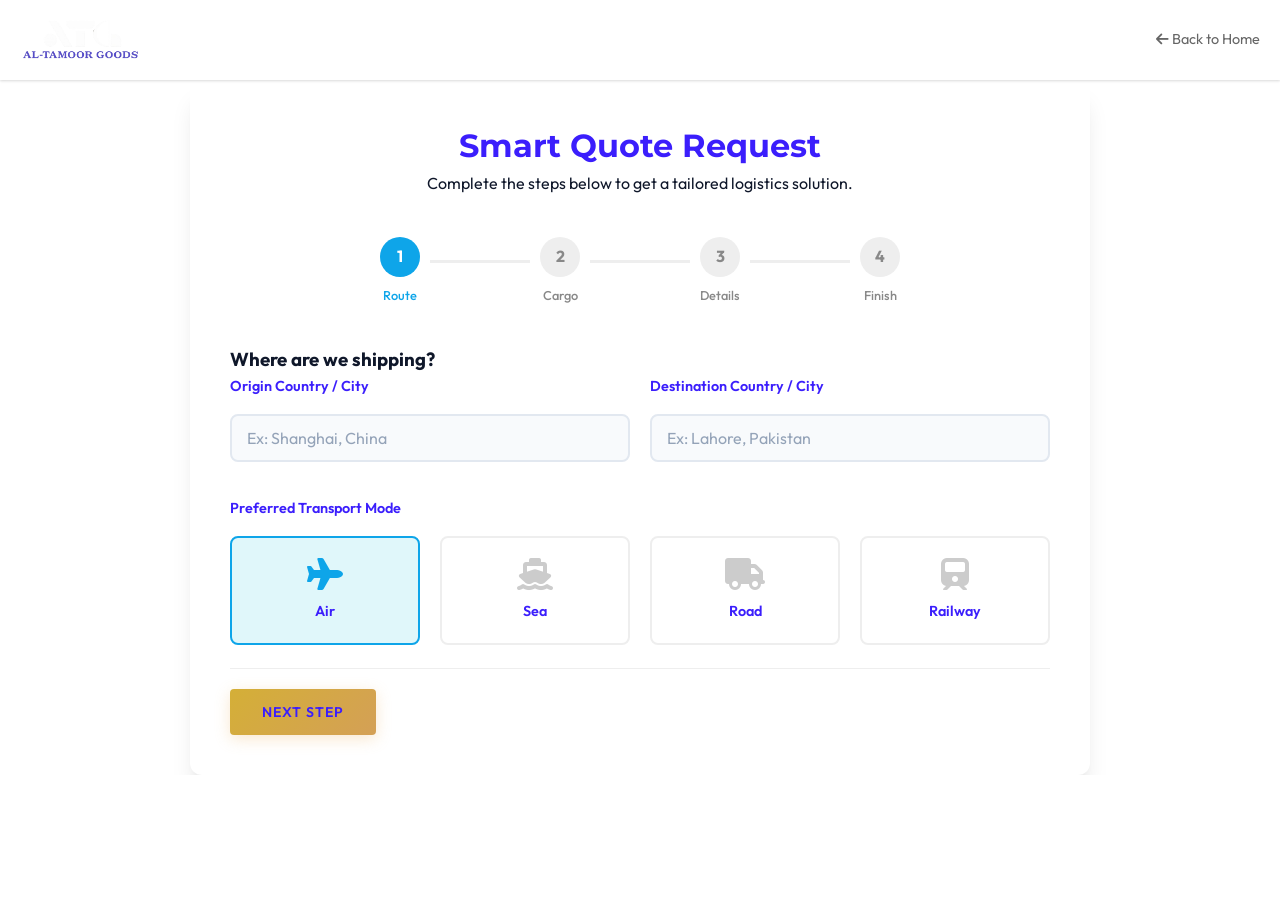
<file: quote.html>
<!DOCTYPE html>
<html lang="en">

<head>
    <meta charset="UTF-8">
    <meta name="viewport" content="width=device-width, initial-scale=1.0">
    <title>Request Quote | Al-Tamoor Goods</title>
    <!-- Fonts -->
    <link rel="preconnect" href="https://fonts.googleapis.com">
    <link rel="preconnect" href="https://fonts.gstatic.com" crossorigin>
    <link
        href="https://fonts.googleapis.com/css2?family=Montserrat:wght@400;600;700&family=Outfit:wght@300;400;500;600&display=swap"
        rel="stylesheet">
    <!-- Styles -->
    <link rel="stylesheet" href="styles.css">
    <!-- Font Awesome -->
    <link rel="stylesheet" href="https://cdnjs.cloudflare.com/ajax/libs/font-awesome/6.4.0/css/all.min.css">
    <!-- Favicon -->
    <link rel="icon" type="image/png" href="favicon.png">
</head>

<body class="quote-page-body">

    <header class="tool-header">
        <div class="container header-container">
            <a href="index.html" class="logo"><img src="logo.png" alt="Al-Tamoor Goods" style="height: 40px;"></a>
            <a href="index.html" class="back-link"><i class="fa-solid fa-arrow-left"></i> Back to Home</a>
        </div>
    </header>

    <div class="container section">
        <div class="wizard-container">
            <div class="wizard-header">
                <h1>Smart Quote Request</h1>
                <p>Complete the steps below to get a tailored logistics solution.</p>
            </div>

            <!-- Progress Bar -->
            <div class="wizard-progress">
                <div class="step-indicator active" data-step="1">
                    <span class="step-num">1</span>
                    <span class="step-label">Route</span>
                </div>
                <div class="step-line"></div>
                <div class="step-indicator" data-step="2">
                    <span class="step-num">2</span>
                    <span class="step-label">Cargo</span>
                </div>
                <div class="step-line"></div>
                <div class="step-indicator" data-step="3">
                    <span class="step-num">3</span>
                    <span class="step-label">Details</span>
                </div>
                <div class="step-line"></div>
                <div class="step-indicator" data-step="4">
                    <span class="step-num">4</span>
                    <span class="step-label">Finish</span>
                </div>
            </div>

            <!-- Wizard Form -->
            <form id="wizard-form">

                <!-- Step 1: Route -->
                <div class="wizard-step active" id="step-1">
                    <h3>Where are we shipping?</h3>
                    <div class="form-grid">
                        <div class="form-group">
                            <label>Origin Country / City</label>
                            <input type="text" name="origin" placeholder="Ex: Shanghai, China">
                        </div>
                        <div class="form-group">
                            <label>Destination Country / City</label>
                            <input type="text" name="destination" placeholder="Ex: Lahore, Pakistan">
                        </div>
                        <div class="form-group full-width">
                            <label>Preferred Transport Mode</label>
                            <div class="radio-group">
                                <label class="radio-card">
                                    <input type="radio" name="mode" value="air" checked>
                                    <i class="fa-solid fa-plane"></i> Air
                                </label>
                                <label class="radio-card">
                                    <input type="radio" name="mode" value="sea">
                                    <i class="fa-solid fa-ship"></i> Sea
                                </label>
                                <label class="radio-card">
                                    <input type="radio" name="mode" value="road">
                                    <i class="fa-solid fa-truck"></i> Road
                                </label>
                                <label class="radio-card">
                                    <input type="radio" name="mode" value="rail">
                                    <i class="fa-solid fa-train"></i> Railway
                                </label>
                            </div>
                        </div>
                    </div>
                </div>

                <!-- Step 2: Cargo -->
                <div class="wizard-step" id="step-2">
                    <h3>Cargo Properties</h3>
                    <div class="form-grid">
                        <div class="form-group">
                            <label>Total Weight (kg)</label>
                            <input type="number" name="weight" placeholder="0.00">
                        </div>
                        <div class="form-group">
                            <label>Total Volume (cbm)</label>
                            <input type="number" name="volume" placeholder="0.00">
                        </div>
                        <div class="form-group full-width">
                            <label>Commodity Type</label>
                            <input type="text" name="commodity"
                                placeholder="E.g. Electronics, Perishables, Machinery...">
                        </div>
                        <div class="form-group full-width">
                            <label>Dimensions</label>
                            <input type="text" name="dims" placeholder="L x W x H cm">
                        </div>
                    </div>
                </div>

                <!-- Step 3: Details & Contact -->
                <div class="wizard-step" id="step-3">
                    <h3>Contact Information</h3>
                    <div class="form-grid">
                        <div class="form-group">
                            <label>Company Name</label>
                            <input type="text" name="company">
                        </div>
                        <div class="form-group">
                            <label>Contact Person</label>
                            <input type="text" name="name">
                        </div>
                        <div class="form-group">
                            <label>Email Address</label>
                            <input type="email" name="email">
                        </div>
                        <div class="form-group">
                            <label>Phone Number</label>
                            <input type="tel" name="phone">
                        </div>
                        <div class="form-group full-width">
                            <label>Additional Instructions</label>
                            <textarea name="message" rows="3"></textarea>
                        </div>
                    </div>
                </div>

                <!-- Step 4: Success Message (Hidden primarily, shown by JS) -->
                <div class="wizard-step" id="step-4">
                    <div class="success-message">
                        <div class="success-icon"><i class="fa-solid fa-check"></i></div>
                        <h2>Quote Request Sent!</h2>
                        <p>Our team is analyzing your route. You will receive a detailed proposal via email within 24
                            hours.</p>
                        <a href="index.html" class="btn btn-primary">Return to Home</a>
                    </div>
                </div>

                <!-- Navigation Buttons -->
                <div class="wizard-footer">
                    <button type="button" class="btn btn-secondary" id="prev-btn" style="display:none;">Back</button>
                    <button type="button" class="btn btn-primary" id="next-btn">Next Step</button>
                    <button type="submit" class="btn btn-primary" id="submit-btn" style="display:none;">Submit
                        Request</button>
                </div>
            </form>
        </div>
    </div>

    <script src="script.js"></script>
</body>

</html>
</file>
<file: styles.css>
/* =========================================
   1. Variables & Reset
   ========================================= */
:root {
    /* Enterprise Luxury Palette */
    --color-primary: #3B1EFC;
    /* Vibrant Electric Blue */
    --color-primary-light: #5238FF;
    --color-secondary: #0EA5E9;
    /* Corporate Sky Blue */
    --color-accent: #D4AF37;
    /* Metallic Gold (Premium) */
    --color-platinum: #E2E8F0;
    /* Metallic Silver/White */

    --color-text-dark: #0F172A;
    --color-text-light: #64748B;
    /* Slate Gray */
    --color-white: #ffffff;
    --color-bg-light: #F8FAFC;
    /* Ultra Light Slate */
    --color-glass: rgba(255, 255, 255, 0.98);
    /* Less transparent, more solid */

    /* Effects - Softer, deeper shadows */
    --shadow-sm: 0 1px 3px 0 rgba(0, 0, 0, 0.1), 0 1px 2px 0 rgba(0, 0, 0, 0.06);
    --shadow-md: 0 4px 6px -1px rgba(0, 0, 0, 0.1), 0 2px 4px -1px rgba(0, 0, 0, 0.06);
    --shadow-lg: 0 20px 25px -5px rgba(0, 0, 0, 0.1), 0 10px 10px -5px rgba(0, 0, 0, 0.04);

    /* Typography */
    --font-heading: 'Montserrat', sans-serif;
    --font-body: 'Outfit', sans-serif;

    --container-width: 1400px;
    /* Wider for enterprise look */
}

/* Mega Menu Styles */
.mega-menu-container {
    position: fixed;
    /* Fixed relative to viewport to ensure full width */
    top: 90px;
    /* Match header height */
    left: 0;
    width: 100vw;
    /* Full Viewport Width */
    background: white;
    box-shadow: var(--shadow-lg);
    opacity: 0;
    visibility: hidden;
    transform: translateY(10px);
    transition: all 0.3s ease;
    z-index: 999;
}

.header.scrolled+.mega-menu-container,
.header.scrolled .mega-menu-container {
    top: 80px;
    /* Adjust for scrolled header height */
}

.nav-item:hover .mega-menu-container {
    opacity: 1;
    visibility: visible;
    transform: translateY(0);
}

.mega-menu-inner {
    display: grid;
    grid-template-columns: repeat(4, 1fr);
    gap: 40px;
    padding: 40px 0;
}

.mega-column h4 {
    color: var(--color-primary);
    font-size: 0.9rem;
    text-transform: uppercase;
    letter-spacing: 1px;
    margin-bottom: 20px;
    border-bottom: 2px solid var(--color-accent);
    padding-bottom: 10px;
    display: inline-block;
}

.mega-column ul li {
    margin-bottom: 12px;
}

.mega-column ul li a {
    color: var(--color-text-light);
    font-size: 0.95rem;
    transition: 0.2s;
}

.mega-column ul li a:hover {
    color: var(--color-secondary);
    padding-left: 5px;
}

.mega-featured {
    background: var(--color-bg-light);
    padding: 20px;
    border-radius: 8px;
}

.mega-featured h5 {
    margin-bottom: 10px;
    color: var(--color-primary);
}

.mega-featured p {
    font-size: 0.85rem;
    margin-bottom: 15px;
}

/* Enterprise overrides */
.hero-text h1 {
    font-size: 4rem;
    /* Larger enterprise type */
    letter-spacing: -1px;
}


*,
*::before,
*::after {
    box-sizing: border-box;
    margin: 0;
    padding: 0;
    scroll-behavior: smooth;
}

body {
    font-family: var(--font-body);
    font-size: 16px;
    line-height: 1.6;
    color: var(--color-text-dark);
    background-color: var(--color-bg-light);
    overflow-x: hidden;
}

a {
    text-decoration: none;
    color: inherit;
    transition: all 0.3s cubic-bezier(0.4, 0, 0.2, 1);
}

ul {
    list-style: none;
}

img {
    max-width: 100%;
    display: block;
}

button {
    font-family: inherit;
}

/* =========================================
   2. Utility Classes & Components
   ========================================= */
.container {
    max-width: var(--container-width);
    margin: 0 auto;
    padding: 0 24px;
}

.section {
    padding: 30px 0;
    scroll-margin-top: 100px;
}

.text-center {
    text-align: center;
}

.section-title {
    font-family: var(--font-heading);
    font-size: 2.5rem;
    font-weight: 700;
    color: var(--color-primary);
    margin-bottom: 16px;
    text-align: center;
}

.section-desc {
    text-align: center;
    max-width: 700px;
    margin: 0 auto 50px;
    color: var(--color-text-light);
}

/* Buttons */
.btn {
    display: inline-flex;
    align-items: center;
    justify-content: center;
    padding: 14px 32px;
    font-weight: 600;
    border-radius: 4px;
    cursor: pointer;
    border: none;
    transition: all 0.3s ease;
    text-transform: uppercase;
    font-size: 0.875rem;
    letter-spacing: 1px;
}

.btn-primary {
    background: linear-gradient(135deg, var(--color-accent) 0%, #D4A056 100%);
    color: var(--color-primary);
    box-shadow: 0 4px 15px rgba(236, 179, 101, 0.3);
}

.btn-primary:hover {
    transform: translateY(-2px);
    box-shadow: 0 8px 25px rgba(236, 179, 101, 0.4);
}

.btn-secondary {
    background: transparent;
    border: 2px solid var(--color-white);
    color: var(--color-white);
    margin-left: 10px;
}

.btn-secondary:hover {
    background: var(--color-white);
    color: var(--color-primary);
}

.btn-outline {
    background: transparent;
    border: 2px solid #ddd;
    color: var(--color-text-dark);
}

.btn-outline:hover {
    border-color: var(--color-primary);
    color: var(--color-primary);
}

.btn-block {
    width: 100%;
    display: flex;
}

/* Animations */
.scroll-reveal {
    opacity: 0;
    transform: translateY(30px);
    transition: 0.8s ease-out;
}

.scroll-reveal.visible {
    opacity: 1;
    transform: translateY(0);
}

.fade-in-up {
    animation: fadeInUp 0.8s forwards;
    opacity: 0;
    transform: translateY(20px);
}

.delay-1 {
    animation-delay: 0.2s;
}

.delay-2 {
    animation-delay: 0.4s;
}

@keyframes fadeInUp {
    to {
        opacity: 1;
        transform: translateY(0);
    }
}

/* =========================================
   3. Main Header (Home)
   ========================================= */
.header {
    height: 90px;
    position: fixed;
    top: 0;
    width: 100%;
    z-index: 1000;
    transition: all 0.4s ease;
}

.header.scrolled {
    background: rgba(4, 28, 50, 0.95);
    backdrop-filter: blur(10px);
    height: 80px;
}

.header-container {
    display: flex;
    justify-content: space-between;
    align-items: center;
    height: 100%;
    position: relative;
}

.logo {
    font-family: var(--font-heading);
    font-size: 1.75rem;
    font-weight: 800;
    color: var(--color-white);
    letter-spacing: 1px;
    margin-right: auto;
    /* Push logo to left, allow nav to center */
}

.nav {
    flex: 1;
    display: flex;
    justify-content: center;
    /* Center the navigation */
}

.nav-list {
    display: flex;
    align-items: center;
    gap: 10px;
    margin: 0;
    padding: 0;
}


.nav-link {
    color: var(--color-white);
    font-weight: 500;
    margin: 0 15px;
    position: relative;
}

.nav-link:hover,
.nav-link.active {
    color: var(--color-secondary);
}

.btn-nav {
    padding: 8px 16px;
    border: 2px solid rgba(255, 255, 255, 0.5);
    border-radius: 4px;
}

.btn-nav:hover {
    background: var(--color-accent);
    border-color: var(--color-accent);
    color: var(--color-primary);
}

.menu-toggle {
    display: none;
    background: none;
    border: none;
    color: white;
    font-size: 1.5rem;
    cursor: pointer;
}

/* =========================================
   7. Contact Section (Support)
   ========================================= */
.contact-layout {
    display: grid;
    grid-template-columns: repeat(auto-fit, minmax(250px, 1fr));
    gap: 30px;
    margin-top: 50px;
}

.contact-card {
    background: white;
    padding: 30px;
    border-radius: 8px;
    box-shadow: var(--shadow-md);
    text-align: center;
    transition: transform 0.3s ease;
    border-bottom: 3px solid var(--color-secondary);
}

.contact-card:hover {
    transform: translateY(-5px);
}

.contact-icon {
    width: 60px;
    height: 60px;
    background: var(--color-bg-light);
    border-radius: 50%;
    display: flex;
    align-items: center;
    justify-content: center;
    margin: 0 auto 20px;
    color: var(--color-secondary);
    font-size: 1.5rem;
}

.contact-card h4 {
    margin-bottom: 15px;
    color: var(--color-primary);
}

.contact-card p {
    color: var(--color-text-light);
    margin-bottom: 5px;
    font-size: 0.95rem;
}


/* =========================================
   8. Footer
   ========================================= */
.footer {
    background: var(--color-primary);
    color: white;
    padding: 40px 0 20px;
    margin-top: auto;
}

.footer-content {
    display: grid;
    grid-template-columns: 1.5fr 1fr 1fr 1fr;
    gap: 40px;
    margin-bottom: 20px;
}

.footer-logo {
    font-family: var(--font-heading);
    font-size: 1.8rem;
    font-weight: 700;
    margin-bottom: 20px;
    color: white;
}

.footer-col h4 {
    color: var(--color-secondary);
    margin-bottom: 20px;
    font-size: 1.1rem;
    font-weight: 600;
    text-transform: uppercase;
    letter-spacing: 1px;
}

.footer-links {
    list-style: none;
    padding: 0;
}

.footer-links li {
    margin-bottom: 12px;
}

.footer-links a {
    color: var(--color-platinum);
    text-decoration: none;
    transition: color 0.3s ease;
    font-size: 0.95rem;
}

.footer-links a:hover {
    color: var(--color-secondary);
    padding-left: 5px;
}

.social-links {
    display: flex;
    gap: 15px;
}

.social-links a {
    width: 40px;
    height: 40px;
    background: rgba(255, 255, 255, 0.1);
    display: flex;
    align-items: center;
    justify-content: center;
    border-radius: 50%;
    color: white;
    transition: all 0.3s ease;
}

.social-links a:hover {
    background: var(--color-secondary);
    transform: translateY(-3px);
}

.footer-bottom {
    border-top: 1px solid rgba(255, 255, 255, 0.1);
    padding-top: 15px;
    text-align: center;
    font-size: 0.9rem;
    color: var(--color-text-light);
}

/* Mobile Responsive */
@media (max-width: 900px) {

    /* Header & Navigation */
    .header-container {
        padding: 0 20px;
    }

    /* Force dark background on scroll for mobile */
    .header.scrolled {
        background: #020617 !important;
        /* Solid Ultra-Dark Navy */
        box-shadow: 0 4px 10px rgba(0, 0, 0, 0.5) !important;
        /* Strong shadow for contrast */
        height: 70px;
        /* Slightly compact */
    }

    .menu-toggle {
        display: block;
        order: 2;
    }

    .nav {
        position: absolute;
        top: 100%;
        left: 0;
        width: 100%;
        background: var(--color-primary);
        padding: 20px 0;
        transform: translateY(-150%);
        transition: transform 0.4s ease;
        z-index: 1000;
        opacity: 0;
    }

    .nav.active {
        transform: translateY(0);
        opacity: 1;
        box-shadow: 0 10px 20px rgba(0, 0, 0, 0.1);
    }

    .nav-list {
        flex-direction: column;
        gap: 20px;
        align-items: center;
        margin-left: 0;
    }

    .nav-link {
        font-size: 1.1rem;
        width: 100%;
        text-align: center;
        display: block;
        padding: 10px 0;
    }

    .btn-nav {
        width: max-content !important;
        padding-left: 40px !important;
        padding-right: 40px !important;
        text-align: center;
        margin: 10px auto 0 !important;
        white-space: nowrap !important;
    }

    /* Hero Section */
    .hero-content {
        grid-template-columns: 1fr;
        text-align: center;
        padding-top: 0;
        gap: 40px;
    }

    .hero-text h1 {
        font-size: 2.2rem;
        /* Smaller for mobile */
    }

    .hero-text p {
        font-size: 1rem;
    }

    .hero-cta {
        display: flex;
        flex-direction: column;
        gap: 15px;
        align-items: center;
    }

    .hero-cta .btn {
        width: 100%;
        max-width: 300px;
    }

    /* Services Section */
    .services-layout {
        grid-template-columns: 1fr;
        gap: 20px;
    }

    .services-menu {
        flex-direction: row;
        overflow-x: auto;
        padding: 10px 5px;
        white-space: nowrap;
        scrollbar-width: none;
        scroll-behavior: smooth;
        border-bottom: 2px solid #eee;
    }

    .services-menu::-webkit-scrollbar {
        display: none;
    }

    .service-btn {
        flex: 0 0 auto;
        padding: 10px 15px;
        border-left: none;
        border-bottom: 3px solid transparent;
        background: #f8fafc;
        margin-right: 10px;
        font-size: 0.9rem;
    }

    .service-btn:hover {
        padding-left: 15px;
        transform: translateY(-2px);
    }

    .service-btn.active {
        border-left: none;
        border-bottom-color: var(--color-secondary);
        background: #e0f2fe;
    }

    .service-content-header {
        height: 200px;
    }

    .feature-list {
        grid-template-columns: 1fr;
    }

    /* Stats Grid (Why Choose Us) - Horizontal Scroll */
    .stats-grid {
        display: flex;
        overflow-x: auto;
        gap: 20px;
        padding-bottom: 20px;
        /* Space for scrollbar or touch area */
        scroll-snap-type: x mandatory;
        scrollbar-width: none;
        /* Firefox */
    }

    .stats-grid::-webkit-scrollbar {
        display: none;
        /* Chrome/Safari */
    }

    .stat-item {
        flex: 0 0 280px;
        /* Fixed width cards */
        scroll-snap-align: center;
        background: rgba(255, 255, 255, 0.1);
        /* Slight bg for cards */
        border-radius: 12px;
        padding: 20px;
    }

    /* Footer */
    .footer-content {
        grid-template-columns: 1fr;
        gap: 30px;
        text-align: center;
    }

    .footer-col {
        display: flex;
        flex-direction: column;
        align-items: center;
    }

    .footer-links li,
    .social-links {
        justify-content: center;
    }
}

/* =========================================
   4. Landing Page Styles (Hero, Stats, Cards)
   ========================================= */
.hero {
    height: 100vh;
    min-height: 700px;
    background: url('https://images.unsplash.com/photo-1578575437130-527eed3abbec?ixlib=rb-4.0.3&auto=format&fit=crop&w=1920&q=80') center/cover;
    position: relative;
    display: flex;
    align-items: center;
}

.hero-overlay {
    position: absolute;
    inset: 0;
    background: linear-gradient(90deg, rgba(4, 28, 50, 0.9) 0%, rgba(4, 28, 50, 0.6) 100%);
}

.hero-content {
    position: relative;
    z-index: 2;
    padding-top: 60px;
    display: grid;
    grid-template-columns: 1.2fr 0.8fr;
    gap: 60px;
    align-items: center;
}

.hero-text h1 {
    font-family: var(--font-heading);
    font-size: 3.5rem;
    font-weight: 800;
    color: white;
    margin-bottom: 24px;
    line-height: 1.1;
}

.hero-text p {
    font-size: 1.25rem;
    color: #E2E8F0;
    margin-bottom: 40px;
}

/* Tracking Widget Home */
.tracking-widget {
    background: rgba(255, 255, 255, 0.95);
    padding: 30px;
    border-radius: 8px;
    box-shadow: var(--shadow-lg);
    max-width: 450px;
    margin-left: auto;
}

.widget-tabs {
    display: flex;
    margin-bottom: 20px;
    border-bottom: 1px solid #ddd;
}

.tab-btn {
    flex: 1;
    padding: 10px;
    background: none;
    border: none;
    border-bottom: 2px solid transparent;
    cursor: pointer;
    font-weight: 600;
    color: #666;
}

.tab-btn.active {
    color: var(--color-primary);
    border-bottom-color: var(--color-primary);
}

.track-form-inner {
    display: flex;
    gap: 10px;
}

.track-input {
    flex: 1;
    padding: 12px;
    border: 1px solid #ddd;
    border-radius: 4px;
}

.widget-info {
    font-size: 0.85rem;
    color: #666;
    margin-top: 15px;
}

.stats-section {
    background: var(--color-primary);
    color: white;
    padding: 60px 0;
}

.stats-grid {
    display: grid;
    grid-template-columns: repeat(4, 1fr);
    text-align: center;
    gap: 30px;
}

.stat-item h3 {
    font-size: 1.75rem;
    color: var(--color-secondary);
    font-weight: 700;
    margin-bottom: 10px;
}

.partners-section {
    padding: 40px 0;
    background: white;
    border-bottom: 1px solid #eee;
}

.partners-logos {
    display: flex;
    justify-content: space-around;
    opacity: 0.5;
    font-size: 2.5rem;
}

.services-grid {
    display: grid;
    grid-template-columns: repeat(auto-fill, minmax(300px, 1fr));
    gap: 30px;
}

.service-card {
    background: white;
    border: 1px solid #eee;
    border-radius: 8px;
    overflow: hidden;
    transition: 0.3s;
    position: relative;
    box-shadow: var(--shadow-sm);
}

.service-card:hover {
    transform: translateY(-10px);
    box-shadow: var(--shadow-lg);
}

.card-img {
    height: 200px;
    background: #eee;
    background-size: cover;
    background-position: center;
}

.card-img-1 {
    background-image: url('https://images.unsplash.com/photo-1542296332-2e44a996aaad?w=500');
}

.card-img-2 {
    background-image: url('https://images.unsplash.com/photo-1494412574643-35d324698420?w=500');
}

.card-img-3 {
    background-image: url('https://images.unsplash.com/photo-1601584115197-04ecc0da31d7?w=500');
}

.card-img-4 {
    background-image: url('https://images.unsplash.com/photo-1580674285054-bed31e145f59?w=500');
}

.card-content {
    padding: 25px;
}

.card-content h3 {
    color: var(--color-primary);
    margin-bottom: 10px;
}

.card-link {
    color: var(--color-secondary);
    font-weight: 600;
    display: inline-flex;
    align-items: center;
    gap: 5px;
    margin-top: 15px;
}

/* Quote Home Section */
.quote-section {
    background: linear-gradient(rgba(4, 28, 50, 0.9), rgba(4, 28, 50, 0.9)), url('https://images.unsplash.com/photo-1494412519320-aa613dfb7738?w=1920') fixed center;
    color: white;
}

.quote-form {
    background: rgba(255, 255, 255, 0.05);
    backdrop-filter: blur(10px);
    padding: 40px;
    border-radius: 12px;
    border: 1px solid rgba(255, 255, 255, 0.1);
}

.form-grid {
    display: grid;
    grid-template-columns: 1fr 1fr;
    gap: 20px;
}

.form-group {
    margin-bottom: 15px;
}

.form-group label {
    display: block;
    margin-bottom: 8px;
    font-size: 0.9rem;
    color: #ccc;
}

.form-group input,
.form-group select,
.form-group textarea {
    width: 100%;
    padding: 12px;
    border-radius: 4px;
    border: 1px solid rgba(255, 255, 255, 0.2);
    background: rgba(255, 255, 255, 0.1);
    color: white;
}

.form-group input:focus {
    outline: none;
    border-color: var(--color-secondary);
    background: rgba(255, 255, 255, 0.15);
}

/* =========================================
   1. Reset & Global Styles
   ========================================= */
* {
    margin: 0;
    padding: 0;
    box-sizing: border-box;
}

html,
body {
    min-height: 100%;
    /* Allow grow */
    font-family: var(--font-body);
    background-color: var(--color-bg);
    color: var(--color-text-dark);
    line-height: 1.6;
    scroll-behavior: smooth;
    overflow-x: hidden;
    /* Prevent horizontal scroll */
    width: 100%;
}

.container {
    width: 100%;
    max-width: 1280px;
    margin: 0 auto;
    /* Center the container */
    padding: 0 20px;
}

/* =========================================
   5. Login Page
   ========================================= */
.login-body {
    height: 100vh;
    margin: 0;
    display: flex;
    font-family: var(--font-body);
}

.login-container {
    display: flex;
    width: 100%;
    height: 100%;
}

.login-brand {
    width: 45%;
    position: relative;
    background: url('https://images.unsplash.com/photo-1485230919176-5120a173d198?w=1200') center/cover;
}

.login-overlay {
    position: absolute;
    inset: 0;
    background: linear-gradient(135deg, rgba(4, 28, 50, 0.9), rgba(0, 173, 181, 0.4));
}

.brand-content {
    position: relative;
    z-index: 2;
    color: white;
    height: 100%;
    display: flex;
    flex-direction: column;
    justify-content: center;
    padding: 60px;
}

.brand-logo {
    font-size: 2rem;
    font-weight: 800;
    font-family: var(--font-heading);
    margin-bottom: 20px;
}

.brand-footer {
    margin-top: auto;
    opacity: 0.7;
    font-size: 0.85rem;
}

.login-form-wrapper {
    width: 55%;
    display: flex;
    flex-direction: column;
    justify-content: center;
    padding: 60px 100px;
    background: white;
}

.form-header h2 {
    font-family: var(--font-heading);
    font-size: 2rem;
    color: var(--color-primary);
    margin-bottom: 10px;
}

.form-header p {
    color: var(--color-text-light);
    margin-bottom: 40px;
}

.input-icon-wrapper {
    position: relative;
}

.input-icon-wrapper i {
    position: absolute;
    left: 15px;
    top: 50%;
    transform: translateY(-50%);
    color: #999;
}

.input-icon-wrapper input {
    width: 100%;
    padding: 12px 12px 12px 45px;
    border: 1px solid #ddd;
    border-radius: 4px;
    color: #333;
}

.input-icon-wrapper input:focus {
    border-color: var(--color-primary);
}

/* Login uses light inputs */

.form-actions {
    display: flex;
    justify-content: space-between;
    align-items: center;
    margin-bottom: 30px;
    font-size: 0.9rem;
}

.login-guest {
    margin-top: 40px;
    text-align: center;
}

.login-guest .divider {
    margin: 20px 0;
    display: flex;
    align-items: center;
    color: #ccc;
}

.login-guest .divider::before,
.login-guest .divider::after {
    content: '';
    flex: 1;
    height: 1px;
    background: #eee;
}

.login-guest .divider span {
    padding: 0 10px;
    font-size: 0.8rem;
}

/* =========================================
   6. Dashboard
   ========================================= */
.dashboard-body {
    display: flex;
    min-height: 100vh;
    background: #f0f2f5;
}

.sidebar {
    width: 260px;
    background: var(--color-primary);
    color: white;
    display: flex;
    flex-direction: column;
    position: fixed;
    height: 100vh;
}

.sidebar-header {
    padding: 25px;
    border-bottom: 1px solid rgba(255, 255, 255, 0.1);
}

.logo-text {
    font-family: var(--font-heading);
    font-size: 1.5rem;
    font-weight: 700;
    color: white;
}

.sidebar-nav {
    padding: 20px 0;
    flex: 1;
}

.sidebar-nav li a {
    display: block;
    padding: 15px 25px;
    color: #a0aec0;
    display: flex;
    align-items: center;
    gap: 15px;
}

.sidebar-nav li a:hover,
.sidebar-nav li a.active {
    background: rgba(255, 255, 255, 0.05);
    color: white;
    border-left: 4px solid var(--color-secondary);
}

.sidebar-footer {
    padding: 25px;
    border-top: 1px solid rgba(255, 255, 255, 0.1);
}

.logout-link {
    color: #fe4a49;
}

.dashboard-main {
    flex: 1;
    margin-left: 260px;
    padding: 30px;
}

.dashboard-topbar {
    display: flex;
    justify-content: space-between;
    align-items: center;
    margin-bottom: 30px;
}

.page-title {
    font-family: var(--font-heading);
    color: var(--color-primary);
    font-size: 1.8rem;
}

.user-profile {
    display: flex;
    align-items: center;
    gap: 15px;
}

.avatar {
    width: 40px;
    height: 40px;
    background: var(--color-secondary);
    color: white;
    border-radius: 50%;
    display: flex;
    justify-content: center;
    align-items: center;
    font-weight: 700;
}

.dashboard-stats {
    display: grid;
    grid-template-columns: repeat(4, 1fr);
    gap: 20px;
    margin-bottom: 30px;
}

.stat-card {
    background: white;
    padding: 25px;
    border-radius: 10px;
    box-shadow: var(--shadow-sm);
    display: flex;
    align-items: center;
    gap: 20px;
}

.stat-icon {
    width: 50px;
    height: 50px;
    border-radius: 12px;
    display: flex;
    justify-content: center;
    align-items: center;
    font-size: 1.5rem;
}

.icon-blue {
    background: #e3f2fd;
    color: #2196f3;
}

.icon-green {
    background: #e8f5e9;
    color: #4caf50;
}

.icon-orange {
    background: #fff3e0;
    color: #ff9800;
}

.icon-purple {
    background: #f3e5f5;
    color: #9c27b0;
}

.stat-info h4 {
    font-size: 0.85rem;
    color: #666;
    font-weight: 500;
}

.stat-value {
    font-size: 1.5rem;
    font-weight: 700;
    color: var(--color-text-dark);
}

.dashboard-panel {
    background: white;
    border-radius: 10px;
    box-shadow: var(--shadow-sm);
    padding: 25px;
}

.panel-header {
    display: flex;
    justify-content: space-between;
    margin-bottom: 20px;
}

.data-table {
    width: 100%;
    border-collapse: collapse;
}

.data-table th,
.data-table td {
    padding: 15px;
    text-align: left;
    border-bottom: 1px solid #eee;
    font-size: 0.95rem;
}

.data-table th {
    font-weight: 600;
    color: #888;
    text-transform: uppercase;
    font-size: 0.75rem;
    letter-spacing: 0.5px;
}

.id-link {
    color: var(--color-secondary);
    font-weight: 600;
}

.badge {
    padding: 5px 10px;
    border-radius: 20px;
    font-size: 0.75rem;
    font-weight: 600;
}

.badge-sky {
    background: #e0f2f1;
    color: #00897b;
}

.badge-blue {
    background: #e3f2fd;
    color: #1565c0;
}

.badge-orange {
    background: #fff3e0;
    color: #ef6c00;
}

.status {
    padding: 5px 10px;
    border-radius: 4px;
    font-size: 0.8rem;
    font-weight: 500;
}

.status-transit {
    background: #e8f5e9;
    color: #2e7d32;
}

.status-pending {
    background: #fff8e1;
    color: #f57f17;
}

.status-delivered {
    background: #eceff1;
    color: #546e7a;
}

/* =========================================
   7. Quote Wizard & Tracking Page
   ========================================= */
.tool-header {
    background: white;
    height: 80px;
    box-shadow: var(--shadow-sm);
    display: flex;
    align-items: center;
    position: sticky;
    top: 0;
    z-index: 100;
}

.back-link {
    color: #666;
    font-size: 0.9rem;
}

.back-link:hover {
    color: var(--color-primary);
}

/* Wizard */
.wizard-container {
    max-width: 900px;
    margin: 0 auto;
    background: white;
    border-radius: 12px;
    box-shadow: var(--shadow-lg);
    padding: 40px;
}

.wizard-header {
    text-align: center;
    margin-bottom: 40px;
}

.wizard-header h1 {
    font-family: var(--font-heading);
    color: var(--color-primary);
}

.wizard-progress {
    display: flex;
    align-items: center;
    justify-content: center;
    margin-bottom: 40px;
}

.step-indicator {
    display: flex;
    flex-direction: column;
    align-items: center;
    position: relative;
    z-index: 2;
}

.step-num {
    width: 40px;
    height: 40px;
    border-radius: 50%;
    background: #eee;
    color: #888;
    display: flex;
    justify-content: center;
    align-items: center;
    font-weight: 700;
    transition: 0.3s;
}

.step-label {
    font-size: 0.8rem;
    margin-top: 8px;
    color: #888;
    font-weight: 500;
}

.step-indicator.active .step-num {
    background: var(--color-secondary);
    color: white;
}

.step-indicator.active .step-label {
    color: var(--color-secondary);
}

.step-line {
    width: 100px;
    height: 3px;
    background: #eee;
    margin: 0 10px 20px;
}

.wizard-step {
    display: none;
    animation: fadeIn 0.5s;
}

.wizard-step.active {
    display: block;
}

@keyframes fadeIn {
    from {
        opacity: 0;
        transform: translateY(10px);
    }

    to {
        opacity: 1;
        transform: translateY(0);
    }
}

.radio-group {
    display: flex;
    gap: 20px;
}

.radio-card {
    flex: 1;
    border: 2px solid #eee;
    border-radius: 8px;
    padding: 20px;
    text-align: center;
    cursor: pointer;
    transition: 0.3s;
    color: #666;
}

.radio-card i {
    display: block;
    font-size: 2rem;
    margin-bottom: 10px;
    color: #ccc;
}

.radio-card input {
    display: none;
}

.radio-card:has(input:checked) {
    border-color: var(--color-secondary);
    background: #e0f7fa;
    color: var(--color-primary);
}

.radio-card:has(input:checked) i {
    color: var(--color-secondary);
}

.wizard-footer {
    display: flex;
    justify-content: space-between;
    border-top: 1px solid #eee;
    padding-top: 20px;
}

/* Form Styles for Visibility & Theme Matching */
.form-grid {
    display: grid;
    grid-template-columns: 1fr 1fr;
    gap: 20px;
}

.form-group {
    display: flex;
    flex-direction: column;
    gap: 8px;
}

.form-group.full-width {
    grid-column: span 2;
}

.form-group label {
    font-weight: 600;
    color: var(--color-primary);
    /* Barq Cargo Navy */
    font-size: 0.9rem;
}

.form-group input,
.form-group select,
.form-group textarea {
    padding: 12px 15px;
    border: 2px solid #e2e8f0;
    /* Light Slate */
    border-radius: 8px;
    font-family: var(--font-body);
    font-size: 1rem;
    transition: all 0.3s ease;
    background: #f8fafc;
    /* Very light slate bg */
    color: var(--color-text-dark);
}

.form-group input::placeholder,
.form-group textarea::placeholder {
    color: #94a3b8;
}

.form-group input:focus,
.form-group select:focus,
.form-group textarea:focus {
    border-color: var(--color-secondary);
    /* Sky Blue */
    outline: none;
    box-shadow: 0 0 0 4px rgba(14, 165, 233, 0.15);
    background: white;
}

/* Mobile Form Response */
@media (max-width: 600px) {
    .form-grid {
        grid-template-columns: 1fr;
    }

    .form-group.full-width {
        grid-column: span 1;
    }
}

.success-message {
    text-align: center;
    padding: 40px 0;
}

.success-icon {
    width: 80px;
    height: 80px;
    background: #e8f5e9;
    color: #4caf50;
    border-radius: 50%;
    display: flex;
    justify-content: center;
    align-items: center;
    font-size: 2.5rem;
    margin: 0 auto 20px;
}

/* Tracking Result Layout */
.tracking-page-layout {
    text-align: center;
    max-width: 900px;
    margin: 0 auto;
}

.tracking-search-container {
    margin-bottom: 60px;
}

.tracking-form-large {
    display: flex;
    gap: 10px;
    max-width: 600px;
    margin: 30px auto 0;
}

.tracking-form-large input {
    flex: 1;
    padding: 15px;
    border: 1px solid #ccc;
    border-radius: 4px;
    font-size: 1.1rem;
}

.tracking-result-panel {
    background: white;
    border-radius: 12px;
    box-shadow: var(--shadow-lg);
    overflow: hidden;
    text-align: left;
}

.shipment-header-panel {
    background: var(--color-primary);
    color: white;
    padding: 30px;
    display: flex;
    justify-content: space-between;
    align-items: center;
}

.shp-label {
    font-size: 0.8rem;
    opacity: 0.7;
    display: block;
    margin-bottom: 5px;
    text-transform: uppercase;
}

.shp-id {
    font-size: 1.8rem;
    margin: 0;
}

.status-transit-large {
    background: #4caf50;
    color: white;
    padding: 8px 16px;
    font-size: 1rem;
}

.shipment-details-grid {
    display: grid;
    grid-template-columns: repeat(4, 1fr);
    gap: 20px;
    padding: 30px;
    border-bottom: 1px solid #eee;
    background: #fafafa;
}

.detail-box {
    display: flex;
    flex-direction: column;
}

.detail-box .label {
    font-size: 0.85rem;
    color: #888;
    margin-bottom: 5px;
}

.tracking-timeline {
    padding: 40px;
}

.wrapper-timeline {
    border-left: 3px solid #eee;
    margin-left: 20px;
    padding-left: 30px;
}

.event-item {
    position: relative;
    margin-bottom: 40px;
}

.event-item::before {
    content: '';
    position: absolute;
    left: -39px;
    top: 0;
    width: 15px;
    height: 15px;
    border-radius: 50%;
    background: #ccc;
    border: 3px solid white;
    box-shadow: 0 0 0 1px #ccc;
}

.event-item.completed::before {
    background: var(--color-secondary);
    box-shadow: 0 0 0 1px var(--color-secondary);
}

.event-item.current::before {
    background: #ff9800;
    box-shadow: 0 0 0 3px rgba(255, 152, 0, 0.3);
}

.event-item span {
    display: block;
}

.event-item .time {
    color: #888;
    font-size: 0.85rem;
    margin-bottom: 3px;
}

.event-item .location {
    font-weight: 700;
    color: var(--color-primary);
    font-size: 1.1rem;
}

.event-item .description {
    color: #555;
}

/* Responsive adjustments for Dashboards/Wizards */
@media (max-width: 968px) {
    .dashboard-stats {
        grid-template-columns: repeat(2, 1fr);
    }

    .login-brand {
        display: none;
    }

    .login-form-wrapper {
        width: 100%;
        padding: 40px;
    }

    .shipment-details-grid {
        grid-template-columns: repeat(2, 1fr);
    }
}

@media (max-width: 768px) {
    .sidebar {
        display: none;
        /* In real app, toggle slide-in */
    }

    .dashboard-main {
        margin-left: 0;
    }

    .wizard-progress .step-label {
        display: none;
    }

    .hero-content {
        grid-template-columns: 1fr;
        text-align: center;
    }

    .hero-text h1 {
        font-size: 2.5rem;
    }
}


/* =========================================
   7. Contact Section (Support)
   ========================================= */
.contact-layout {
    display: grid;
    grid-template-columns: repeat(auto-fit, minmax(250px, 1fr));
    gap: 30px;
    margin-top: 50px;
}

.contact-card {
    background: white;
    padding: 30px;
    border-radius: 8px;
    box-shadow: var(--shadow-md);
    text-align: center;
    transition: transform 0.3s ease;
    border-bottom: 3px solid var(--color-secondary);
}

.contact-card:hover {
    transform: translateY(-5px);
}

.contact-icon {
    width: 60px;
    height: 60px;
    background: var(--color-bg-light);
    border-radius: 50%;
    display: flex;
    align-items: center;
    justify-content: center;
    margin: 0 auto 20px;
    color: var(--color-secondary);
    font-size: 1.5rem;
}

.contact-card h4 {
    margin-bottom: 15px;
    color: var(--color-primary);
}

.contact-card p {
    color: var(--color-text-light);
    margin-bottom: 5px;
    font-size: 0.95rem;
}


/* =========================================
   8. Footer
   ========================================= */
.footer {
    background: var(--color-primary);
    color: white;
    padding: 40px 0 20px;
    margin-top: auto;
}

.footer-content {
    display: grid;
    grid-template-columns: 1.5fr 1fr 1fr 1fr;
    gap: 40px;
    margin-bottom: 20px;
}

.footer-logo {
    font-family: var(--font-heading);
    font-size: 1.8rem;
    font-weight: 700;
    margin-bottom: 20px;
    color: white;
}

.footer-col h4 {
    color: var(--color-secondary);
    margin-bottom: 20px;
    font-size: 1.1rem;
    font-weight: 600;
    text-transform: uppercase;
    letter-spacing: 1px;
}

.footer-links {
    list-style: none;
    padding: 0;
}

.footer-links li {
    margin-bottom: 12px;
}

.footer-links a {
    color: var(--color-platinum);
    text-decoration: none;
    transition: color 0.3s ease;
    font-size: 0.95rem;
}

.footer-links a:hover {
    color: var(--color-secondary);
    padding-left: 5px;
}

.social-links {
    display: flex;
    gap: 15px;
}

.social-links a {
    width: 40px;
    height: 40px;
    background: rgba(255, 255, 255, 0.1);
    display: flex;
    align-items: center;
    justify-content: center;
    border-radius: 50%;
    color: white;
    transition: all 0.3s ease;
}

.social-links a:hover {
    background: var(--color-secondary);
    transform: translateY(-3px);
}

.footer-bottom {
    border-top: 1px solid rgba(255, 255, 255, 0.1);
    padding-top: 15px;
    text-align: center;
    font-size: 0.9rem;
    color: var(--color-text-light);
}

/* Mobile Responsive */
@media (max-width: 768px) {
    .mega-menu-inner {
        grid-template-columns: 1fr !important;
    }

    .footer-content {
        grid-template-columns: 1fr;
        gap: 30px;
    }

    .hero-features {
        grid-template-columns: 1fr !important;
    }
}

/* =========================================
   9. Services Master-Detail UI (Redesign)
   ========================================= */

/* Main Layout Container */
.services-layout {
    display: grid;
    grid-template-columns: 300px 1fr;
    gap: 40px;
    align-items: start;
    min-height: 500px;
    margin-top: 30px;
}

/* Left Pane: Navigation Menu */
.services-menu {
    display: flex;
    flex-direction: column;
    gap: 10px;
    background: white;
    padding: 20px;
    border-radius: 8px;
    box-shadow: var(--shadow-sm);
}

.service-btn {
    display: flex;
    align-items: center;
    gap: 15px;
    padding: 15px 20px;
    border: none;
    background: transparent;
    text-align: left;
    font-family: var(--font-heading);
    font-weight: 600;
    color: var(--color-text-light);
    border-radius: 6px;
    cursor: pointer;
    transition: all 0.3s ease;
    border-left: 4px solid transparent;
}

.service-btn i {
    width: 20px;
    text-align: center;
    transition: transform 0.3s ease;
}

.service-btn:hover {
    background: var(--color-bg-light);
    color: var(--color-primary);
    padding-left: 25px;
    /* Subtle slide effect */
}

.service-btn.active {
    background: var(--color-bg-light);
    color: var(--color-primary);
    border-left-color: var(--color-secondary);
    box-shadow: var(--shadow-sm);
}

.service-btn.active i {
    color: var(--color-secondary);
    transform: scale(1.1);
}

/* Right Pane: Content Display */
.service-display {
    background: white;
    border-radius: 12px;
    overflow: hidden;
    box-shadow: var(--shadow-md);
    opacity: 0;
    transform: translateY(10px);
    animation: fadeInContent 0.5s ease forwards;
}

@keyframes fadeInContent {
    to {
        opacity: 1;
        transform: translateY(0);
    }
}

.service-content-header {
    height: 300px;
    width: 100%;
    background-size: cover;
    background-position: center;
    position: relative;
}

.service-header-overlay {
    position: absolute;
    inset: 0;
    background: linear-gradient(to top, rgba(15, 23, 42, 0.9), transparent);
}

.service-header-text {
    position: absolute;
    bottom: 0;
    left: 0;
    padding: 30px;
    color: white;
}

.service-header-text h3 {
    font-size: 2rem;
    margin-bottom: 10px;
}

.service-body {
    padding: 40px;
}

.service-body p {
    font-size: 1.1rem;
    line-height: 1.7;
    color: var(--color-text-light);
    margin-bottom: 30px;
}

.feature-list {
    display: grid;
    grid-template-columns: repeat(2, 1fr);
    gap: 15px;
    list-style: none;
    padding: 0;
}

.feature-list li {
    display: flex;
    align-items: center;
    gap: 10px;
    font-weight: 500;
    color: var(--color-primary);
}

.feature-list i {
    color: var(--color-secondary);
}

/* Loading State */
.loading-spinner {
    padding: 50px;
    text-align: center;
    font-size: 1.2rem;
    color: var(--color-text-light);
}

/* Response: Mobile */
@media (max-width: 900px) {
    .services-layout {
        grid-template-columns: 1fr;
        gap: 20px;
    }

    .services-menu {
        flex-direction: row;
        overflow-x: auto;
        padding: 10px;
        white-space: nowrap;
        scrollbar-width: none;
        /* Hide scrollbar Firefox */
    }

    .services-menu::-webkit-scrollbar {
        display: none;
        /* Hide scrollbar Chrome/Safari */
    }

    .service-btn {
        flex: 0 0 auto;
        padding: 10px 15px;
        border-left: none;
        border-bottom: 3px solid transparent;
        background: var(--color-bg-light);
    }

    .service-btn:hover {
        padding-left: 15px;
        /* Reset hover slide */
        transform: translateY(-2px);
    }

    .service-btn.active {
        border-left: none;
        border-bottom-color: var(--color-secondary);
    }

    .service-content-header {
        height: 200px;
    }

    .feature-list {
        grid-template-columns: 1fr;
    }

    .service-content-header {
        height: 200px;
    }

    .feature-list {
        grid-template-columns: 1fr;
    }
}

/* =========================================
   10. Services Detail Page (services.html)
   ========================================= */

.page-hero {
    height: 40vh;
    min-height: 300px;
    background: linear-gradient(rgba(15, 23, 42, 0.8), rgba(15, 23, 42, 0.8)), url('https://images.unsplash.com/photo-1586528116311-ad8dd3c8310d?fit=crop&w=1920&q=80') center/cover;
    display: flex;
    align-items: center;
    color: white;
    margin-top: 80px;
    /* Offset fixed header */
}

.hero-title {
    font-size: 3rem;
    font-weight: 700;
    margin-bottom: 20px;
}

.services-sidebar {
    background: var(--color-bg-light);
    padding: 30px;
    border-radius: 8px;
    height: fit-content;
}

.sidebar-nav {
    list-style: none;
    padding: 0;
    margin-bottom: 30px;
}

.sidebar-nav li {
    margin-bottom: 10px;
}

.sidebar-nav a {
    display: block;
    padding: 12px 15px;
    background: white;
    color: var(--color-text-dark);
    text-decoration: none;
    border-radius: 6px;
    transition: all 0.3s ease;
    border-left: 4px solid transparent;
}

.sidebar-nav a:hover,
.sidebar-nav a.active {
    background: white;
    color: var(--color-primary);
    border-left-color: var(--color-secondary);
    box-shadow: var(--shadow-sm);
    padding-left: 20px;
}

.sidebar-cta {
    background: var(--color-primary);
    color: white;
    padding: 25px;
    border-radius: 8px;
    text-align: center;
}

.sidebar-cta h4 {
    color: white;
    margin-bottom: 10px;
}

.sidebar-cta p {
    font-size: 0.9rem;
    color: rgba(255, 255, 255, 0.8);
    margin-bottom: 20px;
}

.service-detail-block {
    margin-bottom: 60px;
    padding-bottom: 60px;
}

.service-header {
    display: flex;
    align-items: center;
    gap: 20px;
    margin-bottom: 25px;
}

.service-icon-large {
    font-size: 3rem;
    color: var(--color-secondary);
}

.lead-text {
    font-size: 1.25rem;
    color: var(--color-text-dark);
    margin-bottom: 30px;
    line-height: 1.6;
}

.service-features {
    display: grid;
    grid-template-columns: repeat(auto-fit, minmax(200px, 1fr));
    gap: 30px;
    margin-top: 40px;
}

.feature-item {
    background: white;
    padding: 25px;
    border-radius: 8px;
    box-shadow: var(--shadow-sm);
    border-top: 3px solid var(--color-secondary);
}

.feature-item h4 {
    display: flex;
    align-items: center;
    gap: 10px;
    margin-bottom: 15px;
    font-size: 1.1rem;
}

.divider {
    border: 0;
    height: 1px;
    background: #e2e8f0;
    margin: 40px 0;
}

/* Mega Menu Simple List */
.mega-list-simple {
    list-style: none;
    padding: 0;
}

.mega-list-simple li {
    margin-bottom: 10px;
}

.mega-list-simple a {
    color: var(--color-text-dark);
    text-decoration: none;
    font-weight: 500;
    transition: color 0.2s;
}

.mega-list-simple a:hover {
    color: var(--color-secondary);
}

/* =========================================
   CEO Message Section
   ========================================= */
.ceo-layout {
    display: grid;
    grid-template-columns: 1fr 1.5fr;
    gap: 50px;
    align-items: center;
}

.ceo-image {
    display: block;
}

.ceo-image img {
    border-radius: 12px;
    box-shadow: var(--shadow-lg);
    width: 100%;
    height: 350px;
    object-fit: cover;
}

.ceo-content {
    padding: 20px;
}

.ceo-quote {
    position: relative;
    font-size: 1.15rem;
    font-style: italic;
    color: var(--color-text-dark);
    margin-top: 30px;
    padding-left: 20px;
    border-left: 4px solid var(--color-secondary);
}

.quote-icon {
    font-size: 2.5rem;
    color: var(--color-platinum);
    position: absolute;
    top: -20px;
    left: -15px;
    z-index: -1;
    opacity: 0.5;
}

.ceo-quote p {
    margin-bottom: 25px;
    line-height: 1.8;
}

.ceo-quote footer strong {
    color: var(--color-primary);
    font-size: 1.2rem;
    font-style: normal;
}

@media (max-width: 900px) {
    .ceo-layout {
        grid-template-columns: 1fr;
    }
}

/* =========================================
   Our Team Section
   ========================================= */
.team-grid {
    display: flex;
    overflow-x: auto;
    gap: 30px;
    padding-bottom: 20px;
    scroll-snap-type: x mandatory;
    scrollbar-width: thin;
    scrollbar-color: var(--color-secondary) var(--color-platinum);
}

.team-grid::-webkit-scrollbar {
    height: 8px;
}

.team-grid::-webkit-scrollbar-track {
    background: var(--color-platinum);
    border-radius: 4px;
}

.team-grid::-webkit-scrollbar-thumb {
    background-color: var(--color-secondary);
    border-radius: 4px;
}

.team-card {
    flex: 0 0 300px;
    scroll-snap-align: start;
    background: var(--color-white);
    border-radius: 12px;
    overflow: hidden;
    box-shadow: var(--shadow-md);
    transition: transform 0.3s ease, box-shadow 0.3s ease;
    text-align: left;
    position: relative;
    cursor: pointer;
}

.team-card:hover {
    transform: translateY(-8px);
    box-shadow: var(--shadow-lg);
}

.team-img-wrapper {
    width: 100%;
    height: 250px;
}

.team-img-wrapper img {
    width: 100%;
    height: 100%;
    object-fit: cover;
    display: block;
    transition: filter 0.3s ease;
}

.team-card.show-details .team-img-wrapper img {
    filter: grayscale(100%);
}

.team-info-group {
    background: var(--color-white);
}

.team-header-box {
    background: var(--color-secondary);
    color: white;
    padding: 15px 20px;
    position: relative;
    z-index: 2;
}

.team-header-box h3 {
    font-size: 1.25rem;
    margin-bottom: 2px;
    color: white;
}

.team-header-box p {
    font-size: 0.85rem;
    margin: 0;
    color: rgba(255, 255, 255, 0.9);
}

.team-contact-info {
    position: absolute;
    top: 0;
    left: 0;
    width: 100%;
    height: 250px;
    background: rgba(255, 255, 255, 0.85);
    padding: 20px;
    box-sizing: border-box;
    z-index: 1;
    opacity: 0;
    visibility: hidden;
    transform: translateY(20px);
    transition: all 0.3s ease;
    display: flex;
    flex-direction: column;
    justify-content: center;
}

.team-card.show-details .team-contact-info {
    opacity: 1;
    visibility: visible;
    transform: translateY(0);
}

.team-contact-info p {
    margin-bottom: 10px;
    display: flex;
    align-items: center;
    gap: 10px;
    font-weight: 500;
}

.team-contact-info p i {
    color: var(--color-secondary);
    width: 15px;
    text-align: center;
}

.team-socials {
    margin-top: 15px;
    display: flex;
    gap: 10px;
}

/* =========================================
   Our Core Values Section
   ========================================= */
.core-values .section-subtitle {
    text-align: center;
}

.core-values .section-title {
    text-align: center;
    margin-bottom: 50px;
    color: var(--color-primary);
}

.values-grid {
    display: grid;
    grid-template-columns: repeat(auto-fit, minmax(250px, 1fr));
    gap: 30px;
}

.value-card {
    background-color: var(--color-primary);
    color: var(--color-white);
    padding: 40px 30px;
    border-radius: 12px;
    text-align: left;
    box-shadow: var(--shadow-md);
    transition: transform 0.3s ease;
}

.value-card:hover {
    transform: translateY(-5px);
}

.value-icon {
    font-size: 2rem;
    color: var(--color-secondary);
    margin-bottom: 20px;
}

.value-card h3 {
    font-size: 1.5rem;
    margin-bottom: 15px;
    font-weight: 700;
}

.value-card p {
    font-size: 0.95rem;
    color: rgba(255, 255, 255, 0.8);
    line-height: 1.6;
}

@media (max-width: 900px) {
    .values-grid {
        display: flex;
        overflow-x: auto;
        gap: 20px;
        padding-bottom: 20px;
        scroll-snap-type: x mandatory;
        scrollbar-width: none;
    }

    .values-grid::-webkit-scrollbar {
        display: none;
    }

    .value-card {
        flex: 0 0 280px;
        scroll-snap-align: center;
    }
}

.team-socials a {
    color: var(--color-secondary);
    font-size: 1rem;
    transition: color 0.3s;
}

.team-socials a:hover {
    color: var(--color-primary);
}

/* =========================================
   Multi-Office Contact Section
   ========================================= */
.multi-contact-layout {
    display: grid;
    grid-template-columns: 1fr 1fr;
    gap: 40px;
    margin-top: 40px;
}

@media (max-width: 900px) {
    .multi-contact-layout {
        grid-template-columns: 1fr;
    }
}

.office-tabs {
    display: flex;
    gap: 10px;
    margin-bottom: 20px;
}

.office-tab {
    flex: 1;
    padding: 12px 20px;
    text-align: center;
    background: var(--color-platinum);
    color: var(--color-text-dark);
    border: none;
    border-radius: 6px;
    font-weight: 600;
    cursor: pointer;
    transition: background 0.3s, color 0.3s;
}

.office-tab.active {
    background: var(--color-primary);
    color: var(--color-white);
}

.map-container {
    border-radius: 12px;
    overflow: hidden;
    box-shadow: var(--shadow-sm);
    height: 300px;
    margin-bottom: 20px;
}

.map-container iframe {
    width: 100%;
    height: 100%;
    border: none;
}

.office-details-card {
    background: var(--color-white);
    padding: 25px;
    border-radius: 12px;
    box-shadow: var(--shadow-sm);
}

.office-details-card h3 {
    color: var(--color-primary);
    margin-bottom: 15px;
}

.office-details-card p {
    color: var(--color-text-light);
    margin-bottom: 10px;
    display: flex;
    align-items: center;
    gap: 10px;
}

.office-details-card p i {
    color: var(--color-secondary);
    width: 20px;
    text-align: center;
}

.contact-form-wrapper {
    background: var(--color-white);
    padding: 30px;
    border-radius: 12px;
    box-shadow: var(--shadow-sm);
}

.contact-form-wrapper h2 {
    color: var(--color-primary);
    margin-bottom: 25px;
}

.form-grid-2 {
    display: grid;
    grid-template-columns: 1fr 1fr;
    gap: 20px;
    margin-bottom: 20px;
}

@media (max-width: 600px) {
    .form-grid-2 {
        grid-template-columns: 1fr;
    }
}

.form-field {
    display: flex;
    flex-direction: column;
}

.form-field label {
    font-size: 0.85rem;
    font-weight: 600;
    margin-bottom: 5px;
    color: var(--color-primary);
}

.form-field input,
.form-field select,
.form-field textarea {
    padding: 12px;
    border: 1px solid #ddd;
    border-radius: 6px;
    font-family: inherit;
    font-size: 0.95rem;
}

.form-field input:focus,
.form-field select:focus,
.form-field textarea:focus {
    outline: none;
    border-color: var(--color-secondary);
}

/* =========================================
   Header Actions Responsive
   ========================================= */
.header-actions {
    display: flex;
    align-items: center;
    gap: 15px;
}
.header-actions .nav-link {
    margin-left: 0;
    margin-right: 0;
}
.nav-list {
    margin-left: calc(5vw + 75px);
}
.mobile-action-link {
    display: none;
}

@media (max-width: 900px) {
    .desktop-actions {
        display: none !important;
    }

    .mobile-action-link {
        display: block !important;
        margin-top: 10px;
    }
}

.support-btn {
    color: #ffffff !important;
    transition: color 0.3s ease;
}

.support-btn:hover {
    color: #25D366 !important;
}

/* Fixes for mobile layout */
.mobile-whatsapp-btn {
    display: none;
}

@media (max-width: 900px) {
    .nav-list {
        margin-left: 0 !important;
    }
    .mobile-action-link {
        width: 100% !important;
        display: flex !important;
        justify-content: center !important;
    }
    .mobile-whatsapp-btn {
        display: flex;
        align-items: center;
        justify-content: center;
        color: white;
        font-size: 1.5rem;
        position: absolute;
        right: 70px;
        top: 50%;
        transform: translateY(-50%);
        text-decoration: none;
    }
}

@media (max-width: 600px) {
    .radio-group {
        flex-wrap: nowrap;
        overflow-x: auto;
        -webkit-overflow-scrolling: touch;
        padding-bottom: 10px;
        gap: 10px;
        width: 100%;
    }
    .form-group.full-width {
        min-width: 0;
        max-width: 100%;
    }
    .radio-card {
        flex: 0 0 90px;
        padding: 10px 5px;
        font-size: 0.85rem;
    }
    .radio-card i {
        font-size: 1.2rem;
        margin-bottom: 5px;
    }
    .form-grid {
        gap: 15px;
        min-width: 0;
    }
    .wizard-container {
        padding: 15px;
        max-width: 100vw;
        overflow: hidden;
    }
}
</file>
